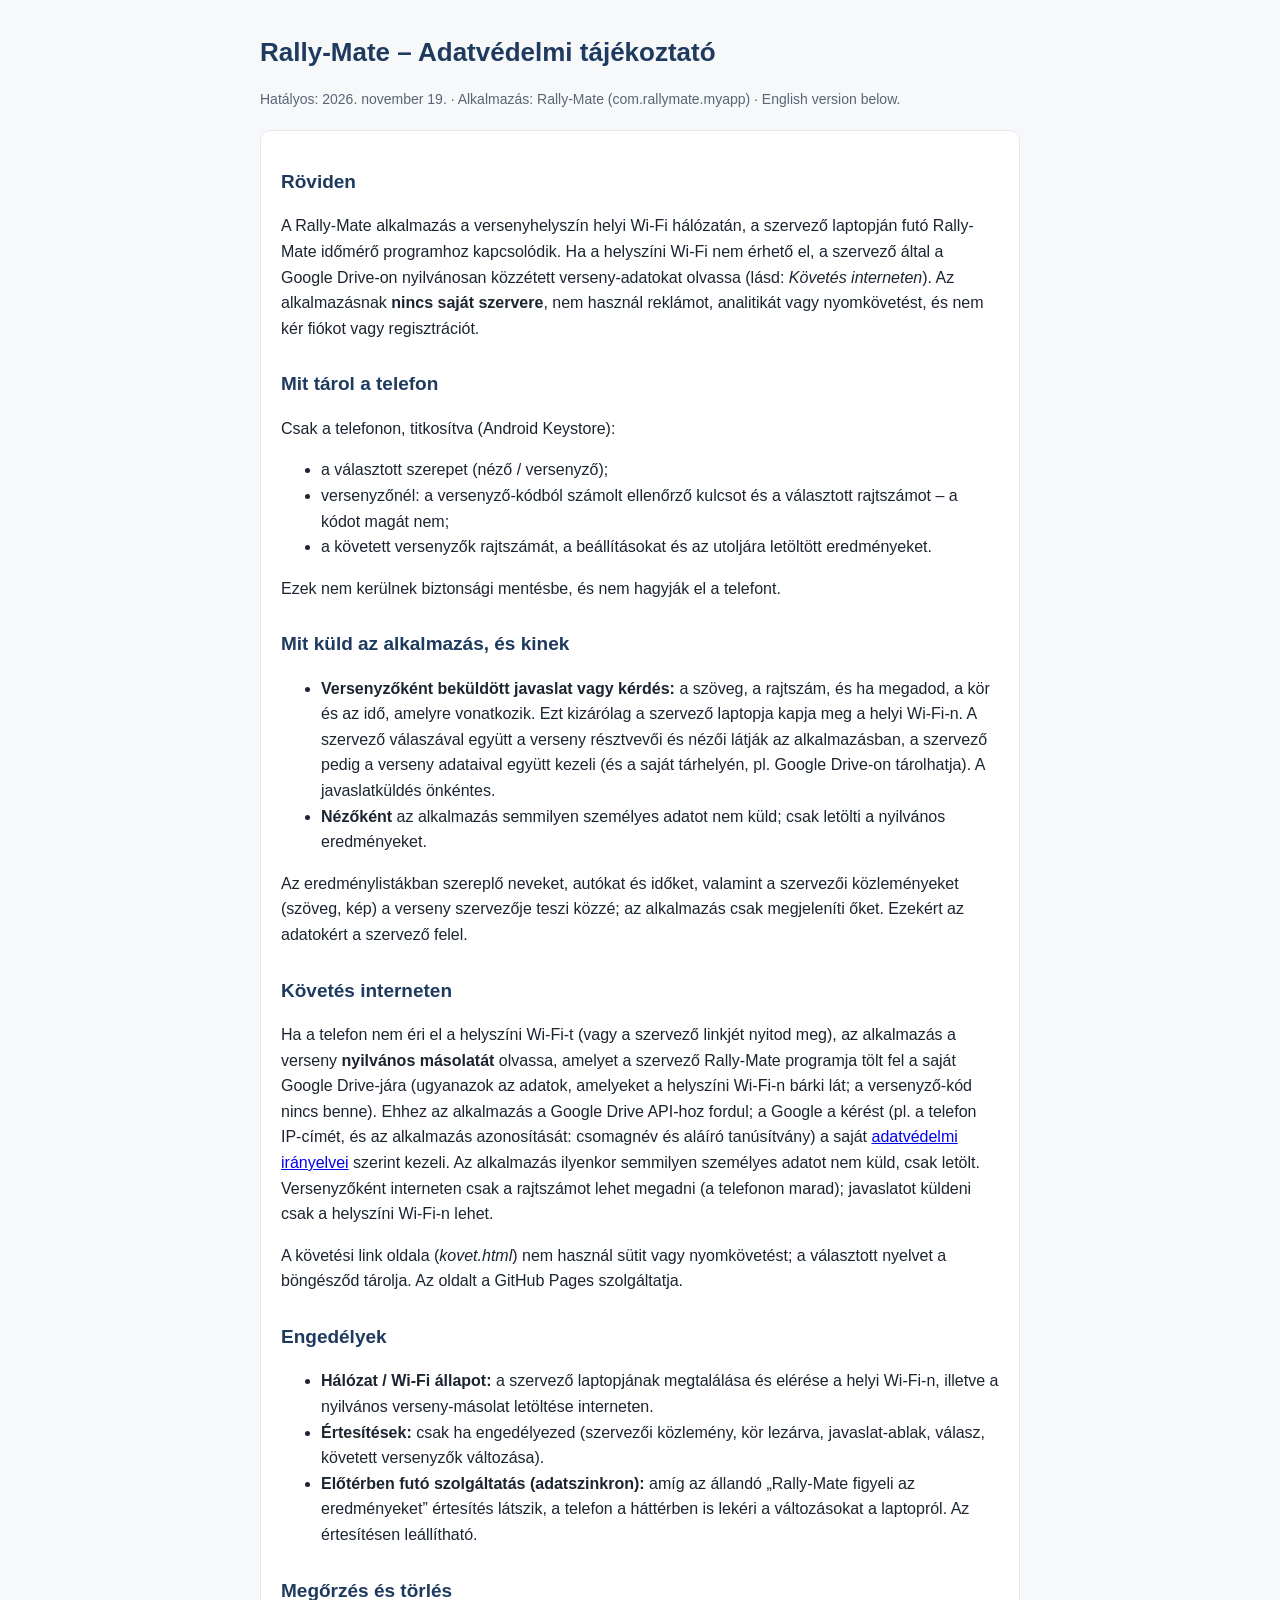
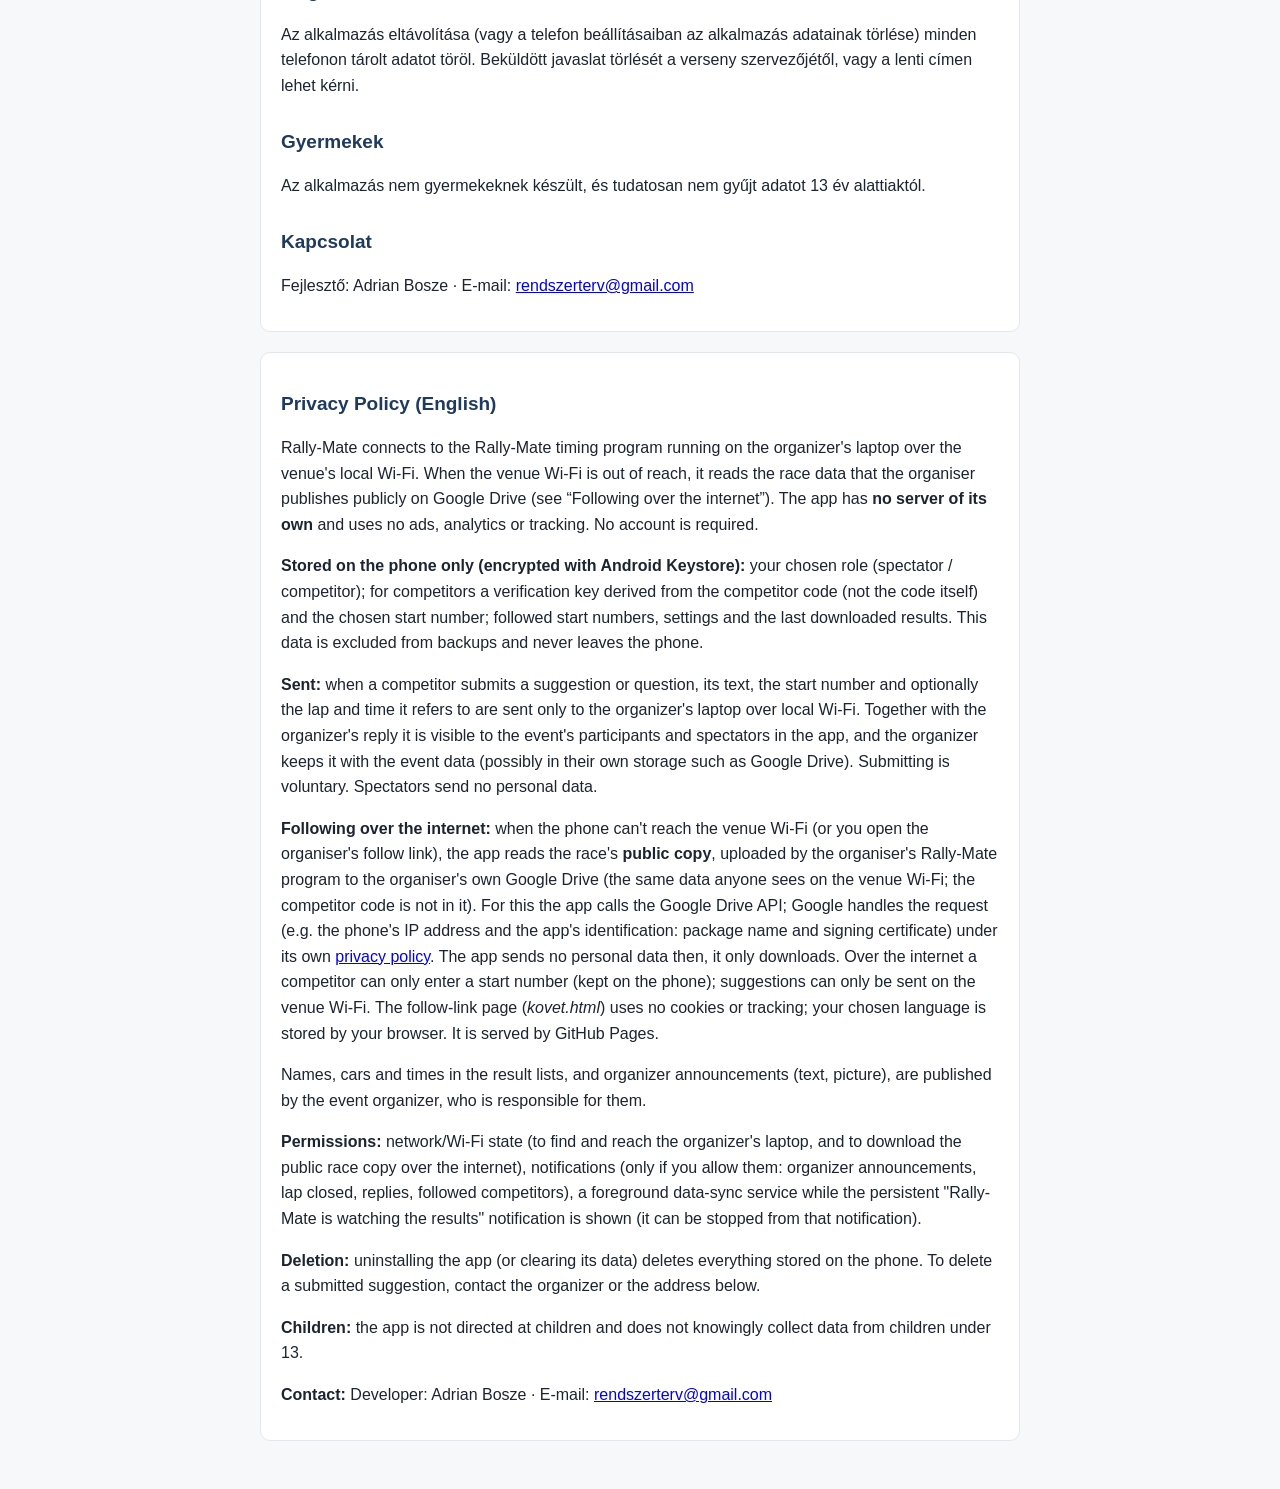
<file: index.html>
<!doctype html>
<html lang="hu">
<head>
<meta charset="utf-8">
<meta name="viewport" content="width=device-width, initial-scale=1">
<title>Rally-Mate – Adatvédelmi tájékoztató / Privacy Policy</title>
<style>
:root{--bg:#F6F8FA;--ink:#1B2430;--muted:#5B6675;--accent:#1F3A5F;--card:#fff;--line:#E3E8EF}
@media (prefers-color-scheme: dark){:root{--bg:#0F141B;--ink:#E8EDF3;--muted:#9AA6B5;--accent:#8DB4E8;--card:#18202B;--line:#2A3442}}
body{margin:0;background:var(--bg);color:var(--ink);font:16px/1.6 -apple-system,"Segoe UI",Roboto,Arial,sans-serif}
main{max-width:760px;margin:0 auto;padding:24px 16px 48px}
h1{color:var(--accent);font-size:26px;margin:8px 0}h2{color:var(--accent);font-size:19px;margin-top:28px}
section{background:var(--card);border:1px solid var(--line);border-radius:10px;padding:8px 20px 16px;margin-top:20px}
.muted{color:var(--muted);font-size:14px}
</style>
</head>
<body><main>
<h1>Rally-Mate – Adatvédelmi tájékoztató</h1>
<p class="muted">Hatályos: 2026. november 19. · Alkalmazás: Rally-Mate (com.rallymate.myapp) · English version below.</p>

<section>
<h2>Röviden</h2>
<p>A Rally-Mate alkalmazás a versenyhelyszín helyi Wi-Fi hálózatán, a szervező laptopján futó Rally-Mate időmérő
programhoz kapcsolódik. Ha a helyszíni Wi-Fi nem érhető el, a szervező által a Google Drive-on nyilvánosan
közzétett verseny-adatokat olvassa (lásd: <i>Követés interneten</i>). Az alkalmazásnak <b>nincs saját szervere</b>,
nem használ reklámot, analitikát vagy nyomkövetést, és nem kér fiókot vagy regisztrációt.</p>

<h2>Mit tárol a telefon</h2>
<p>Csak a telefonon, titkosítva (Android Keystore):</p>
<ul>
<li>a választott szerepet (néző / versenyző);</li>
<li>versenyzőnél: a versenyző-kódból számolt ellenőrző kulcsot és a választott rajtszámot – a kódot magát nem;</li>
<li>a követett versenyzők rajtszámát, a beállításokat és az utoljára letöltött eredményeket.</li>
</ul>
<p>Ezek nem kerülnek biztonsági mentésbe, és nem hagyják el a telefont.</p>

<h2>Mit küld az alkalmazás, és kinek</h2>
<ul>
<li><b>Versenyzőként beküldött javaslat vagy kérdés:</b> a szöveg, a rajtszám, és ha megadod, a kör és az idő,
amelyre vonatkozik. Ezt kizárólag a szervező laptopja kapja meg a helyi Wi-Fi-n. A szervező válaszával együtt a
verseny résztvevői és nézői látják az alkalmazásban, a szervező pedig a verseny adataival együtt kezeli (és a saját
tárhelyén, pl. Google Drive-on tárolhatja). A javaslatküldés önkéntes.</li>
<li><b>Nézőként</b> az alkalmazás semmilyen személyes adatot nem küld; csak letölti a nyilvános eredményeket.</li>
</ul>
<p>Az eredménylistákban szereplő neveket, autókat és időket, valamint a szervezői közleményeket (szöveg, kép) a verseny
szervezője teszi közzé; az alkalmazás csak megjeleníti őket. Ezekért az adatokért a szervező felel.</p>

<h2>Követés interneten</h2>
<p>Ha a telefon nem éri el a helyszíni Wi-Fi-t (vagy a szervező linkjét nyitod meg), az alkalmazás a verseny
<b>nyilvános másolatát</b> olvassa, amelyet a szervező Rally-Mate programja tölt fel a saját Google Drive-jára
(ugyanazok az adatok, amelyeket a helyszíni Wi-Fi-n bárki lát; a versenyző-kód nincs benne). Ehhez az alkalmazás a
Google Drive API-hoz fordul; a Google a kérést (pl. a telefon IP-címét, és az alkalmazás azonosítását: csomagnév és
aláíró tanúsítvány) a saját <a href="https://policies.google.com/privacy">adatvédelmi irányelvei</a> szerint kezeli.
Az alkalmazás ilyenkor semmilyen személyes adatot nem küld, csak letölt. Versenyzőként interneten csak a rajtszámot
lehet megadni (a telefonon marad); javaslatot küldeni csak a helyszíni Wi-Fi-n lehet.</p>
<p>A követési link oldala (<i>kovet.html</i>) nem használ sütit vagy nyomkövetést; a választott nyelvet a böngésződ
tárolja. Az oldalt a GitHub Pages szolgáltatja.</p>

<h2>Engedélyek</h2>
<ul>
<li><b>Hálózat / Wi-Fi állapot:</b> a szervező laptopjának megtalálása és elérése a helyi Wi-Fi-n, illetve a
nyilvános verseny-másolat letöltése interneten.</li>
<li><b>Értesítések:</b> csak ha engedélyezed (szervezői közlemény, kör lezárva, javaslat-ablak, válasz, követett versenyzők változása).</li>
<li><b>Előtérben futó szolgáltatás (adatszinkron):</b> amíg az állandó „Rally-Mate figyeli az eredményeket”
értesítés látszik, a telefon a háttérben is lekéri a változásokat a laptopról. Az értesítésen leállítható.</li>
</ul>

<h2>Megőrzés és törlés</h2>
<p>Az alkalmazás eltávolítása (vagy a telefon beállításaiban az alkalmazás adatainak törlése) minden telefonon
tárolt adatot töröl. Beküldött javaslat törlését a verseny szervezőjétől, vagy a lenti címen lehet kérni.</p>

<h2>Gyermekek</h2>
<p>Az alkalmazás nem gyermekeknek készült, és tudatosan nem gyűjt adatot 13 év alattiaktól.</p>

<h2>Kapcsolat</h2>
<p>Fejlesztő: Adrian Bosze · E-mail: <a href="mailto:rendszerterv@gmail.com">rendszerterv@gmail.com</a></p>
</section>

<section lang="en">
<h2>Privacy Policy (English)</h2>
<p>Rally-Mate connects to the Rally-Mate timing program running on the organizer's laptop over the venue's local
Wi-Fi. When the venue Wi-Fi is out of reach, it reads the race data that the organiser publishes publicly on Google
Drive (see “Following over the internet”). The app has <b>no server of its own</b> and uses no ads, analytics or
tracking. No account is required.</p>
<p><b>Stored on the phone only (encrypted with Android Keystore):</b> your chosen role (spectator / competitor); for
competitors a verification key derived from the competitor code (not the code itself) and the chosen start number;
followed start numbers, settings and the last downloaded results. This data is excluded from backups and never leaves
the phone.</p>
<p><b>Sent:</b> when a competitor submits a suggestion or question, its text, the start number and optionally the lap
and time it refers to are sent only to the organizer's laptop over local Wi-Fi. Together with the organizer's reply it
is visible to the event's participants and spectators in the app, and the organizer keeps it with the event data
(possibly in their own storage such as Google Drive). Submitting is voluntary. Spectators send no personal data.</p>
<p><b>Following over the internet:</b> when the phone can't reach the venue Wi-Fi (or you open the organiser's
follow link), the app reads the race's <b>public copy</b>, uploaded by the organiser's Rally-Mate program to the
organiser's own Google Drive (the same data anyone sees on the venue Wi-Fi; the competitor code is not in it). For this
the app calls the Google Drive API; Google handles the request (e.g. the phone's IP address and the app's
identification: package name and signing certificate) under its own
<a href="https://policies.google.com/privacy">privacy policy</a>. The app sends no personal data then, it only
downloads. Over the internet a competitor can only enter a start number (kept on the phone); suggestions can only be
sent on the venue Wi-Fi. The follow-link page (<i>kovet.html</i>) uses no cookies or tracking; your chosen language is
stored by your browser. It is served by GitHub Pages.</p>
<p>Names, cars and times in the result lists, and organizer announcements (text, picture), are published by the event organizer, who is responsible for them.</p>
<p><b>Permissions:</b> network/Wi-Fi state (to find and reach the organizer's laptop, and to download the public race copy over the internet), notifications (only if you allow
them: organizer announcements, lap closed, replies, followed competitors), a foreground data-sync service while the persistent "Rally-Mate is watching the results" notification is shown
(it can be stopped from that notification).</p>
<p><b>Deletion:</b> uninstalling the app (or clearing its data) deletes everything stored on the phone. To delete a
submitted suggestion, contact the organizer or the address below.</p>
<p><b>Children:</b> the app is not directed at children and does not knowingly collect data from children under 13.</p>
<p><b>Contact:</b> Developer: Adrian Bosze · E-mail: <a href="mailto:rendszerterv@gmail.com">rendszerterv@gmail.com</a></p>
</section>
</main></body></html>
</file>
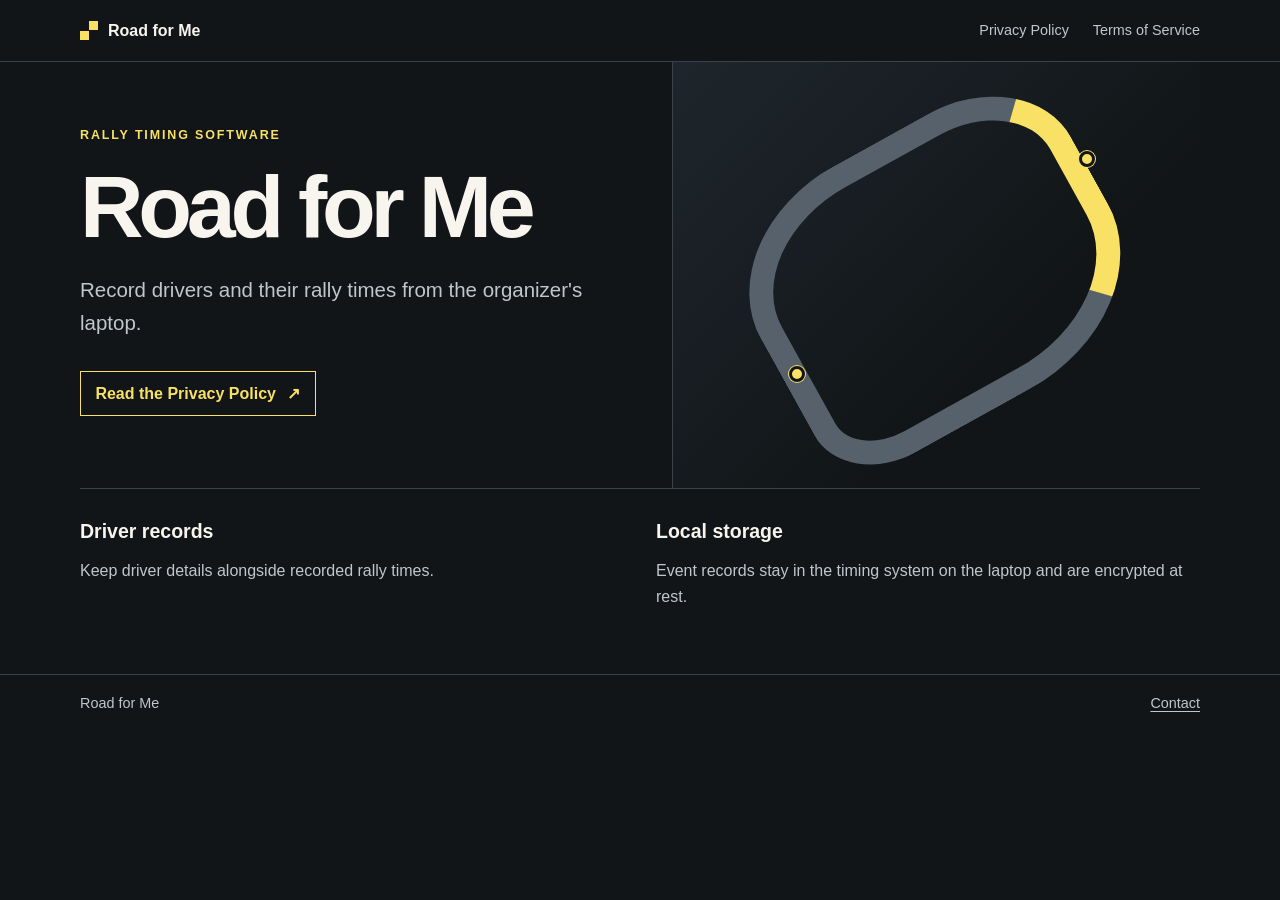
<file: road-for-me/index.html>
<!doctype html>
<html lang="en">
<head>
  <meta charset="utf-8">
  <meta name="viewport" content="width=device-width, initial-scale=1">
  <meta name="description" content="Road for Me is a laptop application for recording rally drivers and their times.">
  <title>Road for Me | Rally timing for laptops</title>
  <link rel="stylesheet" href="site.css">
</head>
<body>
  <a class="skip" href="#main">Skip to content</a>
  <header class="site-header">
    <div class="wrap header-row">
      <a class="brand" href="./" aria-current="page"><span aria-hidden="true" class="flag"></span>Road for Me</a>
      <nav aria-label="Main">
        <a href="privacy.html">Privacy Policy</a>
        <a href="terms.html">Terms of Service</a>
      </nav>
    </div>
  </header>
  <main id="main" class="wrap">
    <div class="hero">
      <div class="hero-copy">
        <p class="eyebrow">Rally timing software</p>
        <h1>Road for Me</h1>
        <p class="lede">Record drivers and their rally times from the organizer's laptop.</p>
        <a class="cta" href="privacy.html">Read the Privacy Policy <span aria-hidden="true">&#8599;</span></a>
      </div>
      <div class="stage" aria-hidden="true">
        <div class="track"></div>
        <div class="start"></div>
        <div class="finish"></div>
      </div>
    </div>
    <div class="details">
      <section>
        <h2>Driver records</h2>
        <p>Keep driver details alongside recorded rally times.</p>
      </section>
      <section>
        <h2>Local storage</h2>
        <p>Event records stay in the timing system on the laptop and are encrypted at rest.</p>
      </section>
    </div>
  </main>
  <footer class="site-footer">
    <div class="wrap footer-row">
      <span>Road for Me</span>
      <a href="mailto:rendszerterv@gmail.com">Contact</a>
    </div>
  </footer>
</body>
</html>
</file>
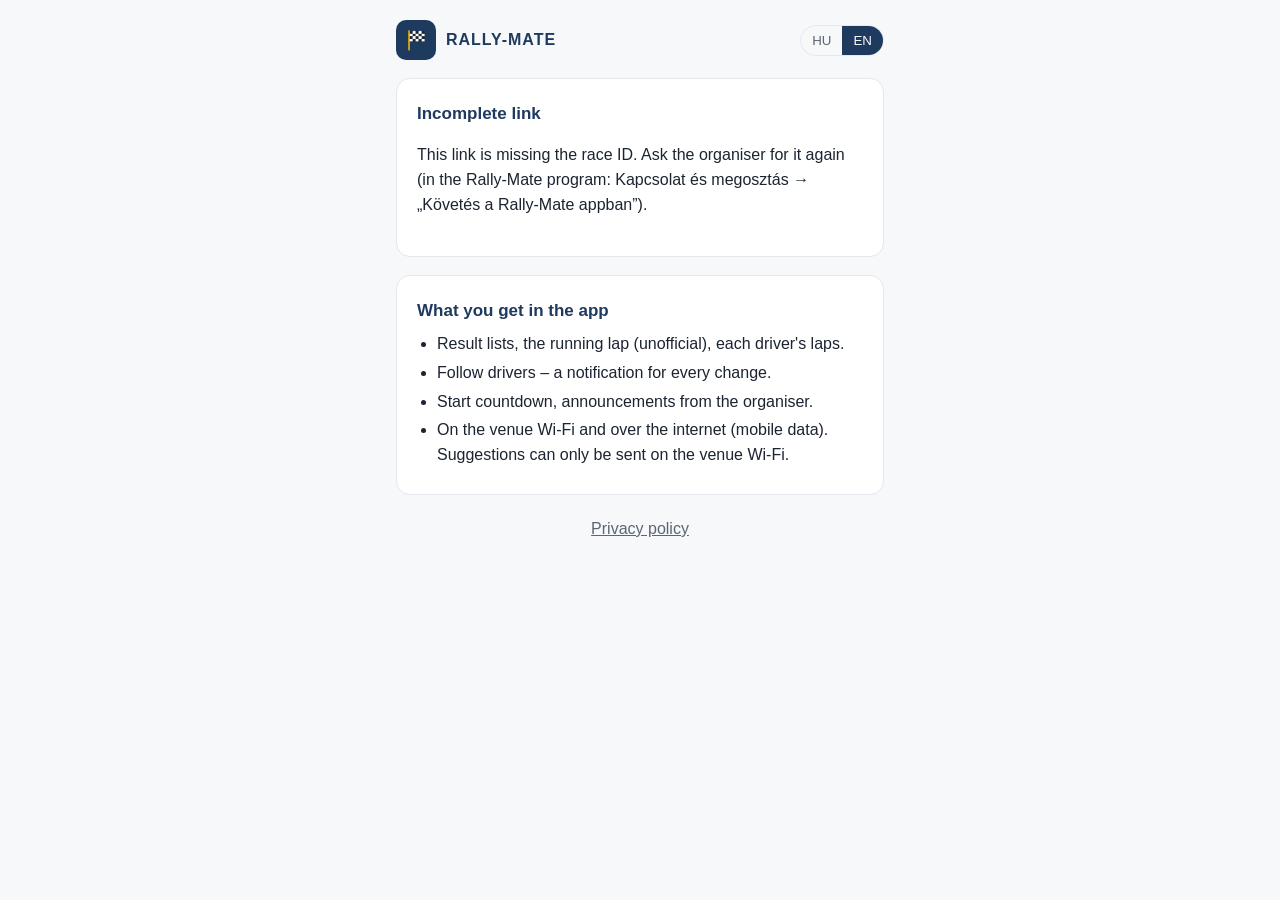
<file: kovet.html>
<!doctype html>
<html lang="hu">
<head>
<meta charset="utf-8">
<meta name="viewport" content="width=device-width, initial-scale=1">
<meta name="robots" content="noindex">
<title>Rally-Mate – verseny követése</title>
<meta name="description" content="Kövesd a versenyt élőben a Rally-Mate alkalmazásban – a helyszínen és interneten is.">
<meta property="og:type" content="website">
<meta property="og:title" content="Kövesd a versenyt a Rally-Mate appban">
<meta property="og:description" content="Eredmények, futó kör, követett versenyzők és értesítések – a helyszínen és interneten is.">
<meta property="og:image" content="https://adrianbosze.github.io/rally-mate-privacy/store/feature-graphic-1024x500.png">
<meta property="og:image:width" content="1024">
<meta property="og:image:height" content="500">
<meta name="theme-color" content="#1F3A5F">
<link rel="icon" href="store/icon-512.png">
<style>
:root{--bg:#F6F8FA;--ink:#1B2430;--muted:#5B6675;--accent:#1F3A5F;--go:#E8590C;--go-ink:#fff;--card:#fff;--line:#E3E8EF;--warn:#FFF4E5;--warn-ink:#7A4100}
@media (prefers-color-scheme: dark){:root{--bg:#0F141B;--ink:#E8EDF3;--muted:#9AA6B5;--accent:#8DB4E8;--go:#F76707;--go-ink:#fff;--card:#18202B;--line:#2A3442;--warn:#2D2214;--warn-ink:#FFC078}}
*{box-sizing:border-box}
body{margin:0;background:var(--bg);color:var(--ink);font:16px/1.55 -apple-system,"Segoe UI",Roboto,Arial,sans-serif}
main{max-width:520px;margin:0 auto;padding:20px 16px 40px}
.top{display:flex;align-items:center;justify-content:space-between;gap:12px}
.brand{display:flex;align-items:center;gap:10px;font-weight:700;letter-spacing:.06em;color:var(--accent)}
.brand img{width:40px;height:40px;border-radius:10px}
.lang{display:flex;border:1px solid var(--line);border-radius:999px;overflow:hidden}
.lang button{border:0;background:transparent;color:var(--muted);font:600 13px/1 inherit;padding:7px 11px;cursor:pointer}
.lang button[aria-pressed=true]{background:var(--accent);color:var(--bg)}
.card{background:var(--card);border:1px solid var(--line);border-radius:14px;padding:22px 20px;margin-top:18px}
.kicker{color:var(--muted);font-size:14px;margin:0}
h1{font-size:26px;line-height:1.25;margin:4px 0 14px;color:var(--ink);overflow-wrap:anywhere}
.go{display:block;width:100%;text-align:center;text-decoration:none;background:var(--go);color:var(--go-ink);
  font-weight:700;font-size:19px;padding:17px 16px;border-radius:12px;box-shadow:0 2px 0 rgba(0,0,0,.15)}
.go:active{transform:translateY(1px)}
.sub{color:var(--muted);font-size:14px;margin:10px 0 0;text-align:center}
.note{background:var(--warn);color:var(--warn-ink);border-radius:10px;padding:12px 14px;font-size:15px;margin-top:16px}
h2{font-size:17px;color:var(--accent);margin:0 0 8px}
ol{margin:0;padding-left:22px}ol li{margin:5px 0}
.copy{display:flex;gap:8px;margin-top:12px}
.copy input{flex:1;min-width:0;border:1px solid var(--line);border-radius:8px;padding:10px;background:var(--bg);color:var(--ink);font-size:13px}
.copy button,.alt{border:1px solid var(--accent);background:transparent;color:var(--accent);border-radius:8px;padding:9px 14px;font-weight:600;font-size:15px;cursor:pointer;text-decoration:none;display:inline-block}
ul.feat{margin:0;padding-left:20px}ul.feat li{margin:4px 0}
.muted{color:var(--muted);font-size:13px}
footer{margin-top:22px;text-align:center}
footer a{color:var(--muted)}
[hidden]{display:none!important}
</style>
</head>
<body><main>
<div class="top">
  <div class="brand"><img src="store/icon-512.png" alt="">RALLY-MATE</div>
  <div class="lang" role="group" aria-label="Nyelv / Language">
    <button type="button" data-set-lang="hu">HU</button><button type="button" data-set-lang="en">EN</button>
  </div>
</div>

<section class="card" id="ok">
  <p class="kicker" data-t="kicker"></p>
  <h1 id="race"></h1>
  <a class="go" id="open" href="#" data-t="open"></a>
  <p class="sub" data-t="sub"></p>
  <div class="note" id="inapp" hidden data-t="inapp"></div>
  <div class="note" id="other" hidden data-t="other"></div>
</section>

<section class="card" id="bad" hidden>
  <h2 data-t="badTitle"></h2>
  <p data-t="badText"></p>
</section>

<section class="card" id="help">
  <h2 data-t="helpTitle"></h2>
  <ol>
    <li data-t="h1"></li>
    <li data-t="h2"></li>
    <li data-t="h3"></li>
  </ol>
  <div class="copy">
    <input id="link" readonly aria-label="Link">
    <button type="button" id="copyBtn" data-t="copy"></button>
  </div>
  <p style="margin:14px 0 0"><a class="alt" id="store" href="https://play.google.com/store/apps/details?id=com.rallymate.myapp" data-t="store"></a></p>
</section>

<section class="card">
  <h2 data-t="whatTitle"></h2>
  <ul class="feat">
    <li data-t="w1"></li>
    <li data-t="w2"></li>
    <li data-t="w3"></li>
    <li data-t="w4"></li>
  </ul>
</section>

<footer><a href="index.html" data-t="privacy"></a></footer>
</main>
<script>
(function () {
  "use strict";
  var PKG = "com.rallymate.myapp";
  var STORE = "https://play.google.com/store/apps/details?id=" + PKG;
  var T = {
    hu: {
      kicker: "Kövesd élőben a Rally-Mate alkalmazásban:",
      open: "Megnyitás a Rally-Mate appban",
      sub: "Ha még nincs meg az app, a Google Play nyílik meg – telepítés után koppints ide újra.",
      inapp: "A Facebook / Messenger beépített böngészője nem mindig engedi megnyitni az appot. Koppints a jobb felső ⋮ menüre, és válaszd a <b>„Megnyitás böngészőben”</b> (Chrome) lehetőséget.",
      other: "A Rally-Mate alkalmazás <b>Android</b> telefonra és tabletre készült. Küldd el ezt a linket magadnak az Android telefonodra, és ott nyisd meg.",
      badTitle: "Hiányos link",
      badText: "Ebből a linkből hiányzik a verseny azonosítója. Kérd el újra a szervezőtől (a Rally-Mate programban: Kapcsolat és megosztás → „Követés a Rally-Mate appban”).",
      helpTitle: "Nem nyílik meg?",
      h1: "Telepítsd a Rally-Mate alkalmazást a Google Play-ből (lent).",
      h2: "Másold ki ezt a linket.",
      h3: "Az alkalmazásban: ⋮ menü → <b>„🌐 Követés interneten (link)…”</b> → illeszd be.",
      copy: "Másolás",
      copied: "Kimásolva ✓",
      store: "Rally-Mate a Google Play-en",
      whatTitle: "Mit látsz az appban?",
      w1: "Eredménylisták, a futó kör (nem hivatalos), a versenyzők körei.",
      w2: "Versenyzők követése – értesítés minden változásukról.",
      w3: "Rajt-visszaszámlálás, közlemények a szervezőtől.",
      w4: "A helyszíni Wi-Fi-n és interneten (mobilneten) is. Javaslatot küldeni csak a helyszíni Wi-Fi-n lehet.",
      privacy: "Adatvédelmi tájékoztató",
      title: "Rally-Mate – verseny követése",
      noName: "Rally-Mate verseny"
    },
    en: {
      kicker: "Follow it live in the Rally-Mate app:",
      open: "Open in the Rally-Mate app",
      sub: "If you don't have the app yet, Google Play opens – after installing, tap here again.",
      inapp: "The Facebook / Messenger built-in browser doesn't always open apps. Tap the ⋮ menu at the top right and choose <b>“Open in browser”</b> (Chrome).",
      other: "The Rally-Mate app is made for <b>Android</b> phones and tablets. Send this link to your Android phone and open it there.",
      badTitle: "Incomplete link",
      badText: "This link is missing the race ID. Ask the organiser for it again (in the Rally-Mate program: Kapcsolat és megosztás → „Követés a Rally-Mate appban”).",
      helpTitle: "Doesn't open?",
      h1: "Install the Rally-Mate app from Google Play (below).",
      h2: "Copy this link.",
      h3: "In the app: ⋮ menu → <b>“🌐 Follow over the internet (link)…”</b> → paste it.",
      copy: "Copy",
      copied: "Copied ✓",
      store: "Rally-Mate on Google Play",
      whatTitle: "What you get in the app",
      w1: "Result lists, the running lap (unofficial), each driver's laps.",
      w2: "Follow drivers – a notification for every change.",
      w3: "Start countdown, announcements from the organiser.",
      w4: "On the venue Wi-Fi and over the internet (mobile data). Suggestions can only be sent on the venue Wi-Fi.",
      privacy: "Privacy policy",
      title: "Rally-Mate – follow the race",
      noName: "Rally-Mate race"
    }
  };

  var q = new URLSearchParams(location.search);
  var f = q.get("f") || "";
  var n = (q.get("n") || "").trim().slice(0, 120);
  var valid = /^[A-Za-z0-9_-]{10,200}$/.test(f);

  var ua = navigator.userAgent || "";
  var android = /Android/i.test(ua);
  var inApp = /FBAN|FBAV|FB_IAB|Instagram|Messenger|Line\/|MicroMessenger/i.test(ua);

  var deep = "kovet?f=" + encodeURIComponent(f) + (n ? "&n=" + encodeURIComponent(n) : "");
  var intentUrl = "intent://" + deep + "#Intent;scheme=rallymate;package=" + PKG +
    ";S.browser_fallback_url=" + encodeURIComponent(STORE) + ";end";

  var lang = "hu";
  try { lang = localStorage.getItem("rm_lang") || ""; } catch (e) { lang = ""; }
  if (lang !== "hu" && lang !== "en") lang = /^hu/i.test(navigator.language || "hu") ? "hu" : "en";

  function $(id) { return document.getElementById(id); }

  function render() {
    var t = T[lang];
    document.documentElement.lang = lang;
    document.title = t.title;
    var els = document.querySelectorAll("[data-t]");
    for (var i = 0; i < els.length; i++) els[i].innerHTML = t[els[i].getAttribute("data-t")];
    var bs = document.querySelectorAll("[data-set-lang]");
    for (var j = 0; j < bs.length; j++) bs[j].setAttribute("aria-pressed", String(bs[j].getAttribute("data-set-lang") === lang));
    $("race").textContent = n || t.noName;
  }

  $("ok").hidden = !valid;
  $("bad").hidden = valid;
  $("help").hidden = !valid;
  $("link").value = location.href;
  if (valid) {
    $("open").href = android ? intentUrl : STORE;
    $("inapp").hidden = !(android && inApp);
    $("other").hidden = android;
  }

  document.addEventListener("click", function (e) {
    var b = e.target.closest ? e.target.closest("[data-set-lang]") : null;
    if (b) {
      lang = b.getAttribute("data-set-lang");
      try { localStorage.setItem("rm_lang", lang); } catch (x) {}
      render();
    }
  });

  $("copyBtn").addEventListener("click", function () {
    var inp = $("link");
    var done = function () {
      var btn = $("copyBtn");
      btn.textContent = T[lang].copied;
      setTimeout(function () { btn.textContent = T[lang].copy; }, 1800);
    };
    if (navigator.clipboard && navigator.clipboard.writeText) {
      navigator.clipboard.writeText(inp.value).then(done, function () { inp.select(); try { document.execCommand("copy"); done(); } catch (x) {} });
    } else {
      inp.select();
      try { document.execCommand("copy"); done(); } catch (x) {}
    }
  });

  render();
})();
</script>
</body>
</html>
</file>
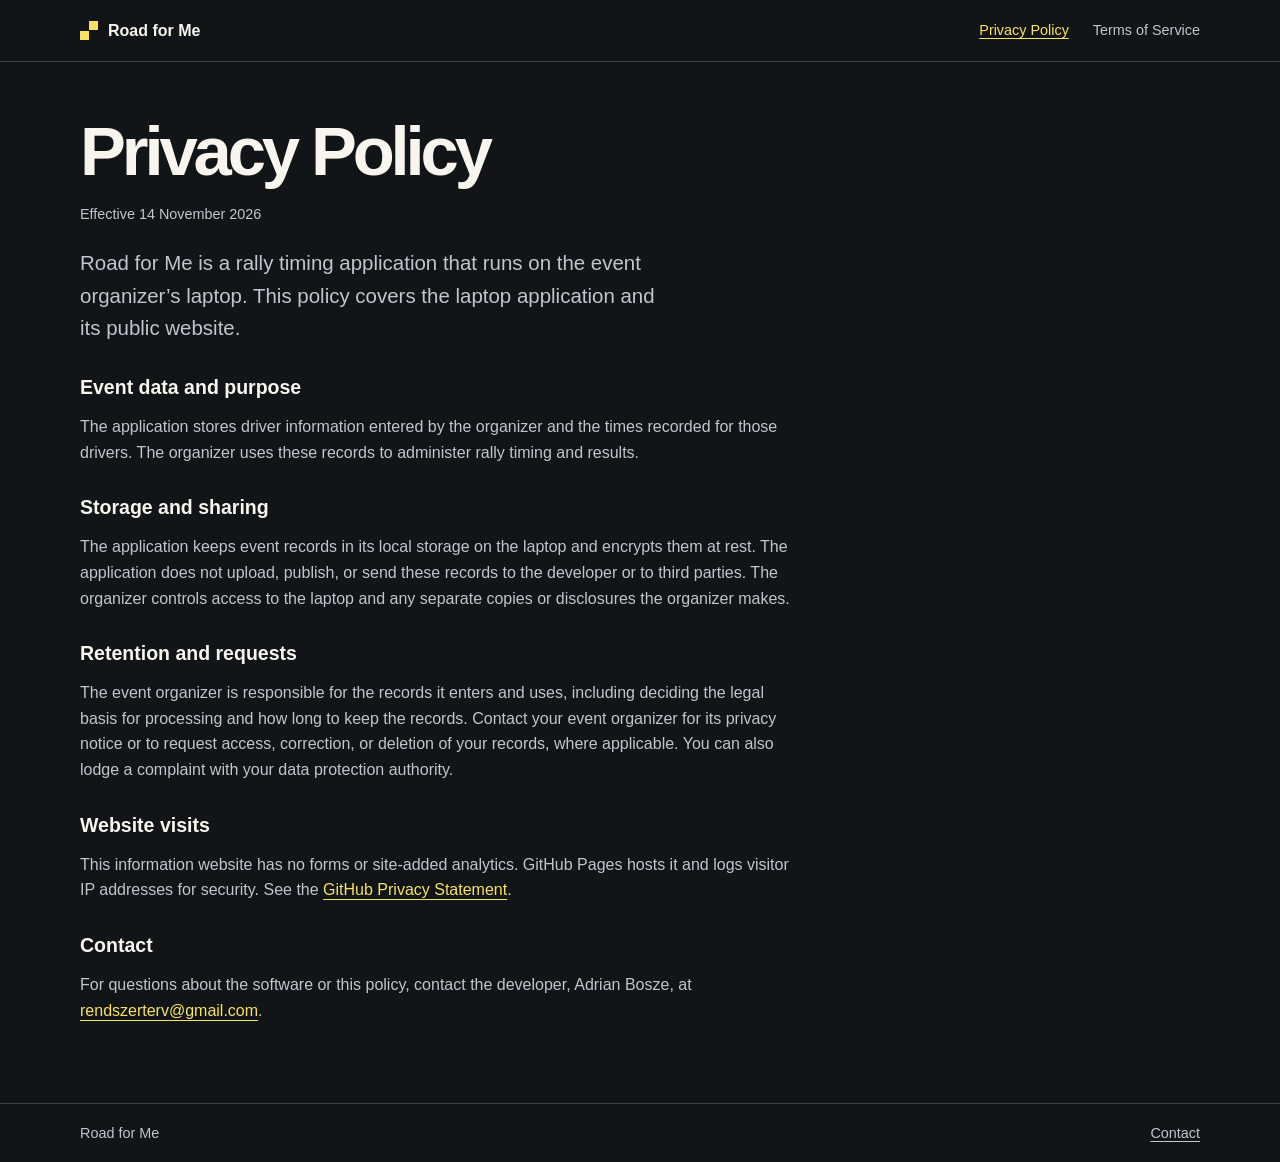
<file: road-for-me/privacy.html>
<!doctype html>
<html lang="en">
<head>
  <meta charset="utf-8">
  <meta name="viewport" content="width=device-width, initial-scale=1">
  <meta name="description" content="How the Road for Me laptop app handles driver records and rally times.">
  <title>Privacy Policy | Road for Me</title>
  <link rel="stylesheet" href="site.css">
</head>
<body>
  <a class="skip" href="#main">Skip to content</a>
  <header class="site-header">
    <div class="wrap header-row">
      <a class="brand" href="./"><span aria-hidden="true" class="flag"></span>Road for Me</a>
      <nav aria-label="Main">
        <a href="privacy.html" aria-current="page">Privacy Policy</a>
        <a href="terms.html">Terms of Service</a>
      </nav>
    </div>
  </header>
  <main id="main" class="wrap">
    <article class="legal">
      <h1>Privacy Policy</h1>
      <p class="date">Effective <time datetime="2026-11-14">14 November 2026</time></p>
      <p class="lede">Road for Me is a rally timing application that runs on the event organizer’s laptop. This policy covers the laptop application and its public website.</p>
      <section>
        <h2>Event data and purpose</h2>
        <p>The application stores driver information entered by the organizer and the times recorded for those drivers. The organizer uses these records to administer rally timing and results.</p>
      </section>
      <section>
        <h2>Storage and sharing</h2>
        <p>The application keeps event records in its local storage on the laptop and encrypts them at rest. The application does not upload, publish, or send these records to the developer or to third parties. The organizer controls access to the laptop and any separate copies or disclosures the organizer makes.</p>
      </section>
      <section>
        <h2>Retention and requests</h2>
        <p>The event organizer is responsible for the records it enters and uses, including deciding the legal basis for processing and how long to keep the records. Contact your event organizer for its privacy notice or to request access, correction, or deletion of your records, where applicable. You can also lodge a complaint with your data protection authority.</p>
      </section>
      <section>
        <h2>Website visits</h2>
        <p>This information website has no forms or site-added analytics. GitHub Pages hosts it and logs visitor IP addresses for security. See the <a href="https://docs.github.com/en/site-policy/privacy-policies/github-general-privacy-statement">GitHub Privacy Statement</a>.</p>
      </section>
      <section>
        <h2>Contact</h2>
        <p>For questions about the software or this policy, contact the developer, Adrian Bosze, at <a href="mailto:rendszerterv@gmail.com">rendszerterv@gmail.com</a>.</p>
      </section>
    </article>
  </main>
  <footer class="site-footer">
    <div class="wrap footer-row">
      <span>Road for Me</span>
      <a href="mailto:rendszerterv@gmail.com">Contact</a>
    </div>
  </footer>
</body>
</html>
</file>
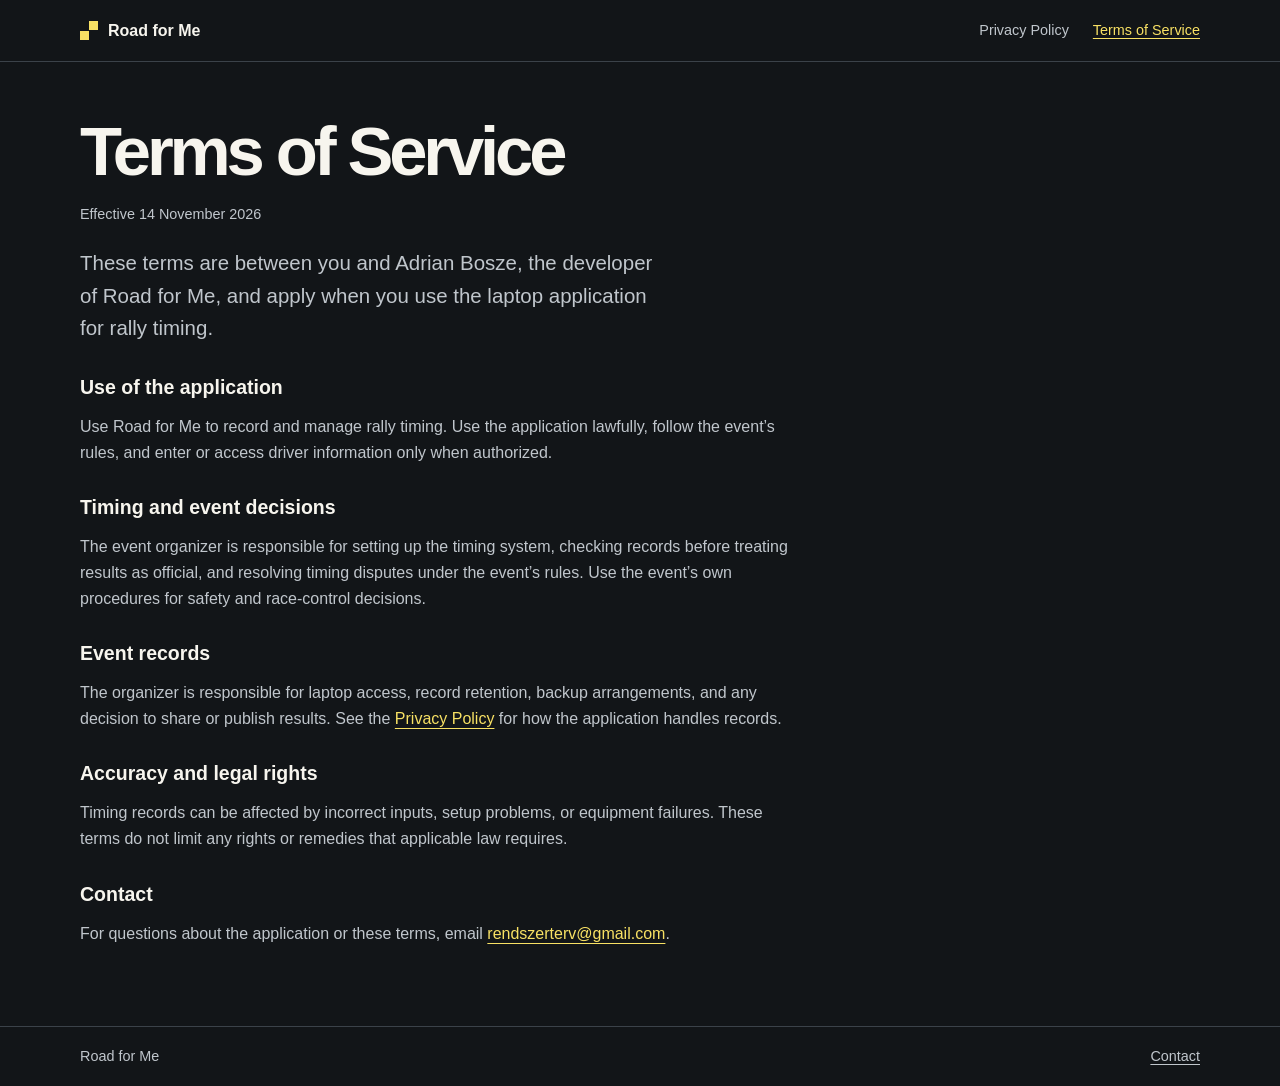
<file: road-for-me/terms.html>
<!doctype html>
<html lang="en">
<head>
  <meta charset="utf-8">
  <meta name="viewport" content="width=device-width, initial-scale=1">
  <meta name="description" content="Terms for using the Road for Me rally timing application.">
  <title>Terms of Service | Road for Me</title>
  <link rel="stylesheet" href="site.css">
</head>
<body>
  <a class="skip" href="#main">Skip to content</a>
  <header class="site-header">
    <div class="wrap header-row">
      <a class="brand" href="./"><span aria-hidden="true" class="flag"></span>Road for Me</a>
      <nav aria-label="Main">
        <a href="privacy.html">Privacy Policy</a>
        <a href="terms.html" aria-current="page">Terms of Service</a>
      </nav>
    </div>
  </header>
  <main id="main" class="wrap">
    <article class="legal">
      <h1>Terms of Service</h1>
      <p class="date">Effective <time datetime="2026-11-14">14 November 2026</time></p>
      <p class="lede">These terms are between you and Adrian Bosze, the developer of Road for Me, and apply when you use the laptop application for rally timing.</p>
      <section>
        <h2>Use of the application</h2>
        <p>Use Road for Me to record and manage rally timing. Use the application lawfully, follow the event’s rules, and enter or access driver information only when authorized.</p>
      </section>
      <section>
        <h2>Timing and event decisions</h2>
        <p>The event organizer is responsible for setting up the timing system, checking records before treating results as official, and resolving timing disputes under the event’s rules. Use the event’s own procedures for safety and race-control decisions.</p>
      </section>
      <section>
        <h2>Event records</h2>
        <p>The organizer is responsible for laptop access, record retention, backup arrangements, and any decision to share or publish results. See the <a href="privacy.html">Privacy Policy</a> for how the application handles records.</p>
      </section>
      <section>
        <h2>Accuracy and legal rights</h2>
        <p>Timing records can be affected by incorrect inputs, setup problems, or equipment failures. These terms do not limit any rights or remedies that applicable law requires.</p>
      </section>
      <section>
        <h2>Contact</h2>
        <p>For questions about the application or these terms, email <a href="mailto:rendszerterv@gmail.com">rendszerterv@gmail.com</a>.</p>
      </section>
    </article>
  </main>
  <footer class="site-footer">
    <div class="wrap footer-row">
      <span>Road for Me</span>
      <a href="mailto:rendszerterv@gmail.com">Contact</a>
    </div>
  </footer>
</body>
</html>
</file>
<file: road-for-me/site.css>
:root {
  color-scheme: dark;
  --bg: #121518;
  --ink: #f7f5ee;
  --muted: #c0c6cc;
  --accent: #f8e164;
  --line: #3b4249;
  font: 100%/1.6 "Arial", sans-serif;
}

* { box-sizing: border-box; }
body { margin: 0; background: var(--bg); color: var(--ink); }
a { color: inherit; text-underline-offset: .24em; }
a:focus-visible { outline: 2px solid var(--accent); outline-offset: 5px; }
.wrap { width: min(calc(100% - 2.5rem), 70rem); margin-inline: auto; }
.skip { position: fixed; z-index: 2; top: .75rem; left: .75rem; padding: .5rem 1rem; background: var(--bg); transform: translateY(-180%); }
.skip:focus { transform: none; }

.site-header { border-bottom: 1px solid var(--line); }
.header-row, .footer-row, nav { display: flex; flex-wrap: wrap; align-items: center; gap: .65rem 1.5rem; }
.header-row, .footer-row { justify-content: space-between; padding-block: 1.1rem; }
.brand { display: inline-flex; align-items: center; gap: .6rem; font-weight: 700; text-decoration: none; }
.flag { inline-size: 1.15rem; block-size: 1.15rem; background: conic-gradient(var(--accent) 25%, transparent 0 50%, var(--accent) 0 75%, transparent 0); }
nav a { font-size: .9rem; color: var(--muted); text-decoration: none; }
nav a:hover, nav a[aria-current="page"] { color: var(--accent); text-decoration: underline; }

.hero { display: grid; grid-template-columns: 1.12fr 1fr; align-items: stretch; min-height: 25rem; border-bottom: 1px solid var(--line); }
.hero-copy { align-self: center; padding: 4rem 2rem 4.5rem 0; }
.eyebrow { margin: 0 0 .8rem; color: var(--accent); font-size: .78rem; font-weight: 700; letter-spacing: .15em; text-transform: uppercase; }
h1, h2 { margin: 0; line-height: 1.08; }
h1 { font-size: clamp(2.7rem, 7vw, 5.5rem); letter-spacing: -.06em; }
h2 { font-size: 1.22rem; }
.lede { max-width: 36rem; color: var(--muted); font-size: clamp(1.06rem, 2vw, 1.28rem); }
.cta { display: inline-flex; align-items: center; gap: .7rem; margin-top: .7rem; padding: .55rem .9rem; border: 1px solid var(--accent); color: var(--accent); font-weight: 700; text-decoration: none; }
.cta:hover { background: var(--accent); color: var(--bg); }
.stage { position: relative; min-height: 13rem; overflow: hidden; border-left: 1px solid var(--line); background: linear-gradient(135deg, #1e262d, #111517 65%); }
.track { position: absolute; inset: 16% 15%; transform: rotate(-29deg); border: clamp(.9rem, 2vw, 1.5rem) solid #56616b; border-right-color: var(--accent); border-radius: 40% 31% 43% 22%; }
.start, .finish { position: absolute; width: 1rem; height: 1rem; border: .22rem solid var(--bg); border-radius: 50%; background: var(--accent); box-shadow: 0 0 0 1px var(--accent); }
.start { left: 22%; bottom: 25%; }
.finish { right: 20%; top: 21%; }

.details { display: grid; grid-template-columns: repeat(2, minmax(0, 1fr)); gap: 2rem; padding-block: 2rem 3rem; }
.details p, .legal p { color: var(--muted); }
.site-footer { border-top: 1px solid var(--line); color: var(--muted); font-size: .9rem; }
.legal { max-width: 45rem; padding-block: 3.3rem 4rem; }
.legal h1 { font-size: clamp(2.3rem, 6vw, 4.3rem); }
.legal section { margin-top: 2rem; }
.legal a { color: var(--accent); overflow-wrap: anywhere; }
.date { font-size: .9rem; }

@media (max-width: 43rem) {
  .hero, .details { grid-template-columns: 1fr; }
  .hero-copy { padding: 3rem 0; }
  .stage { border-left: 0; border-top: 1px solid var(--line); }
  .track { inset-inline: 23%; }
  .start { left: 27%; }
  .finish { right: 27%; }
}
</file>
